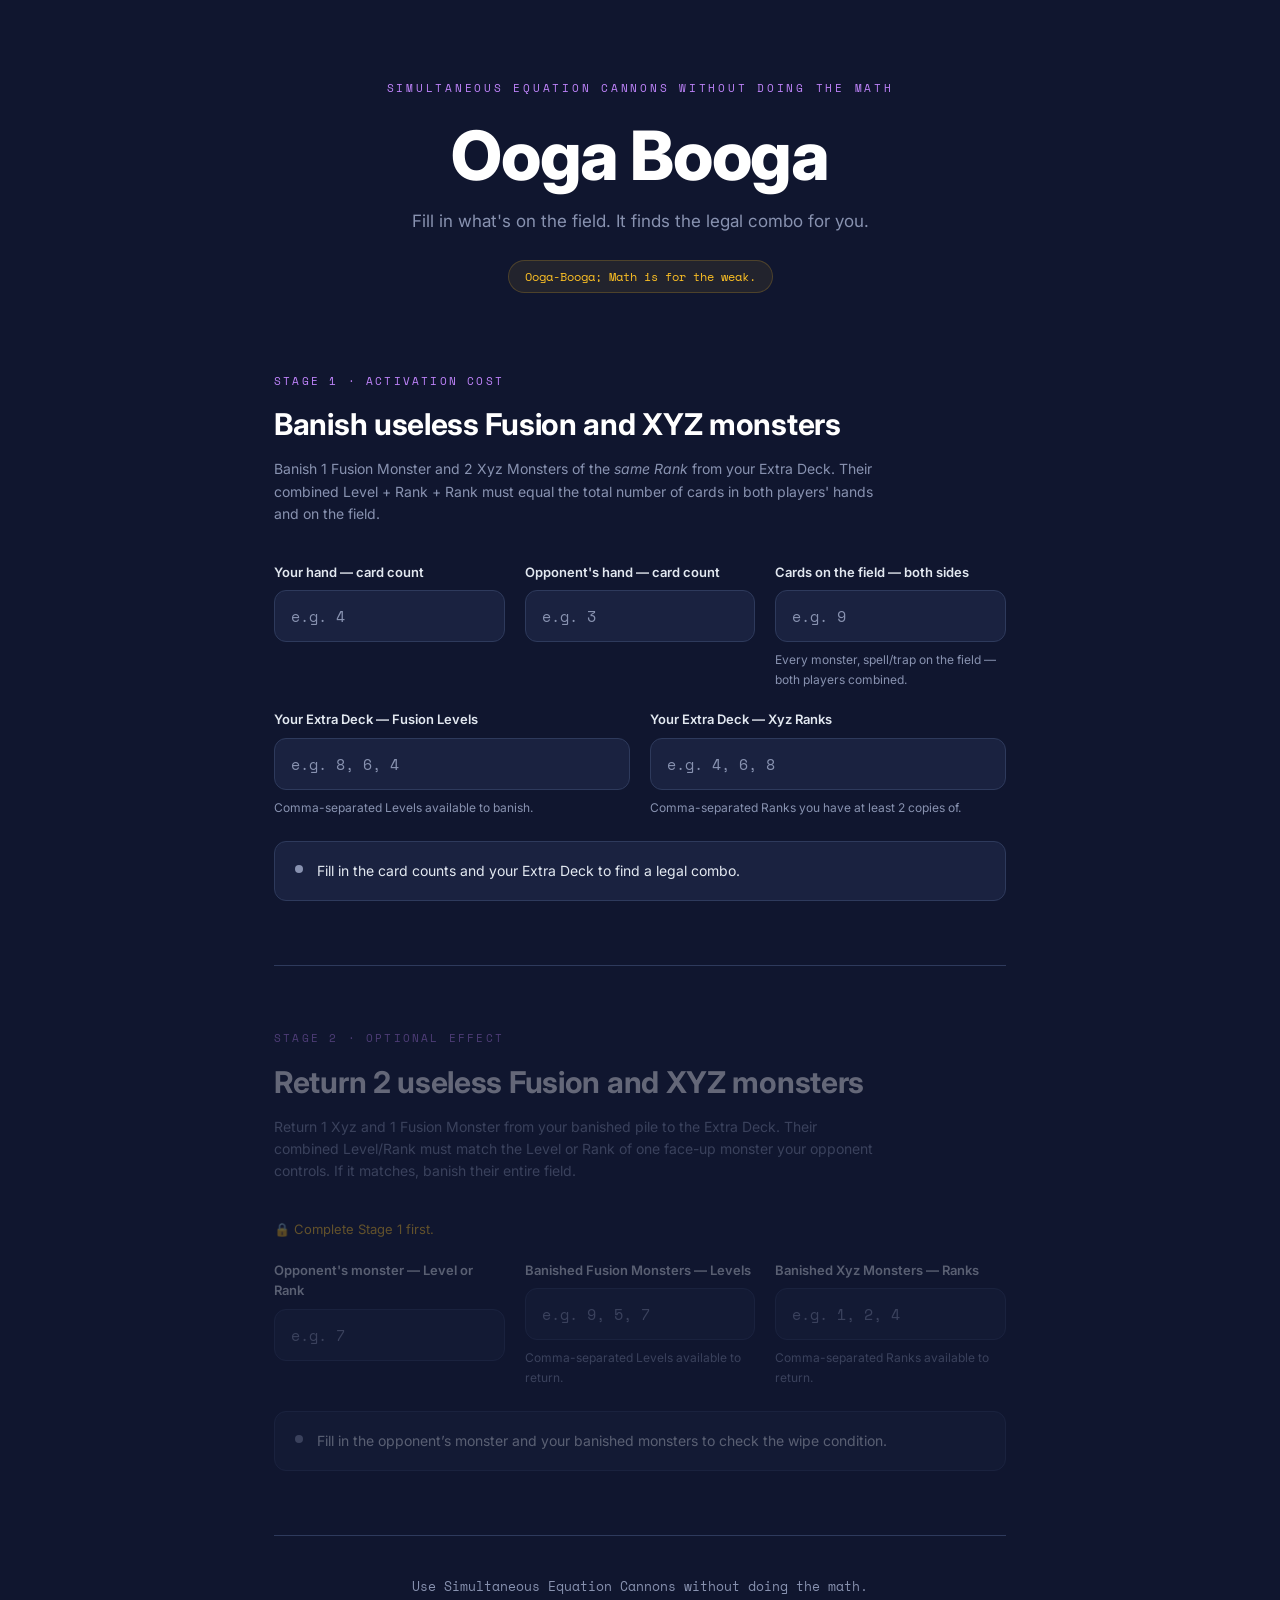
<file: index.html>
<!DOCTYPE html>
<html lang="en">
<head>
  <meta charset="UTF-8">
  <meta name="viewport" content="width=device-width, initial-scale=1.0">
  <title>Ooga Booga — Simultaneous Equation Cannons</title>
  <link rel="stylesheet" href="styles.css">
</head>
<body>
<div class="wrap">

  <!-- HERO -->
  <header class="hero">
    <div class="eyebrow">Simultaneous Equation Cannons without doing the math</div>
    <h1 class="title">Ooga Booga</h1>
    <p class="subtitle">Fill in what's on the field. It finds the legal combo for you.</p>
    <div class="card-badge">Ooga-Booga; Math is for the weak.</div>
  </header>

  <!-- STAGE 1 -->
  <section class="stage" id="stage1Section">
    <div class="stage-label">Stage 1 · Activation Cost</div>
    <h2>Banish useless Fusion and XYZ monsters</h2>
    <p class="desc">Banish 1 Fusion Monster and 2 Xyz Monsters of the <em>same Rank</em> from your Extra Deck. Their combined Level + Rank + Rank must equal the total number of cards in both players' hands and on the field.</p>

    <div class="field-group">
      <div class="field">
        <label for="yourHand">Your hand — card count</label>
        <input type="number" id="yourHand" min="0" placeholder="e.g. 4">
      </div>
      <div class="field">
        <label for="oppHand">Opponent's hand — card count</label>
        <input type="number" id="oppHand" min="0" placeholder="e.g. 3">
      </div>
      <div class="field">
        <label for="fieldCards">Cards on the field — both sides</label>
        <input type="number" id="fieldCards" min="0" placeholder="e.g. 9">
        <span class="hint">Every monster, spell/trap on the field — both players combined.</span>
      </div>
    </div>

    <div class="field-group">
      <div class="field">
        <label for="yourFusions">Your Extra Deck — Fusion Levels</label>
        <input type="text" id="yourFusions" placeholder="e.g. 8, 6, 4">
        <span class="hint">Comma-separated Levels available to banish.</span>
      </div>
      <div class="field">
        <label for="yourXyz">Your Extra Deck — Xyz Ranks</label>
        <input type="text" id="yourXyz" placeholder="e.g. 4, 6, 8">
        <span class="hint">Comma-separated Ranks you have at least 2 copies of.</span>
      </div>
    </div>

    <div class="result" id="stage1Result">
      <div class="dot"></div>
      <div>Fill in the card counts and your Extra Deck to find a legal combo.</div>
    </div>
  </section>

  <div class="divider"></div>

  <!-- STAGE 2 -->
  <section class="stage stage-locked" id="stage2Section">
    <div class="stage-label">Stage 2 · Optional Effect</div>
    <h2>Return 2 useless Fusion and XYZ monsters</h2>
    <p class="desc">Return 1 Xyz and 1 Fusion Monster from your banished pile to the Extra Deck. Their combined Level/Rank must match the Level or Rank of one face-up monster your opponent controls. If it matches, banish their entire field.</p>

    <div class="unlock-note" id="unlockNote">🔒 Complete Stage 1 first.</div>

    <div class="field-group">
      <div class="field">
        <label for="oppMonster">Opponent's monster — Level or Rank</label>
        <input type="number" id="oppMonster" min="1" max="13" placeholder="e.g. 7">
      </div>
      <div class="field">
        <label for="bankedFusions">Banished Fusion Monsters — Levels</label>
        <input type="text" id="bankedFusions" placeholder="e.g. 9, 5, 7">
        <span class="hint">Comma-separated Levels available to return.</span>
      </div>
      <div class="field">
        <label for="bankedXyz">Banished Xyz Monsters — Ranks</label>
        <input type="text" id="bankedXyz" placeholder="e.g. 1, 2, 4">
        <span class="hint">Comma-separated Ranks available to return.</span>
      </div>
    </div>

    <div class="result" id="stage2Result">
      <div class="dot"></div>
      <div>Fill in the opponent's monster and your banished monsters to check the wipe condition.</div>
    </div>
  </section>

  <footer>Use Simultaneous Equation Cannons without doing the math.</footer>

</div>
<script src="script.js"></script>
</body>
</html>
</file>
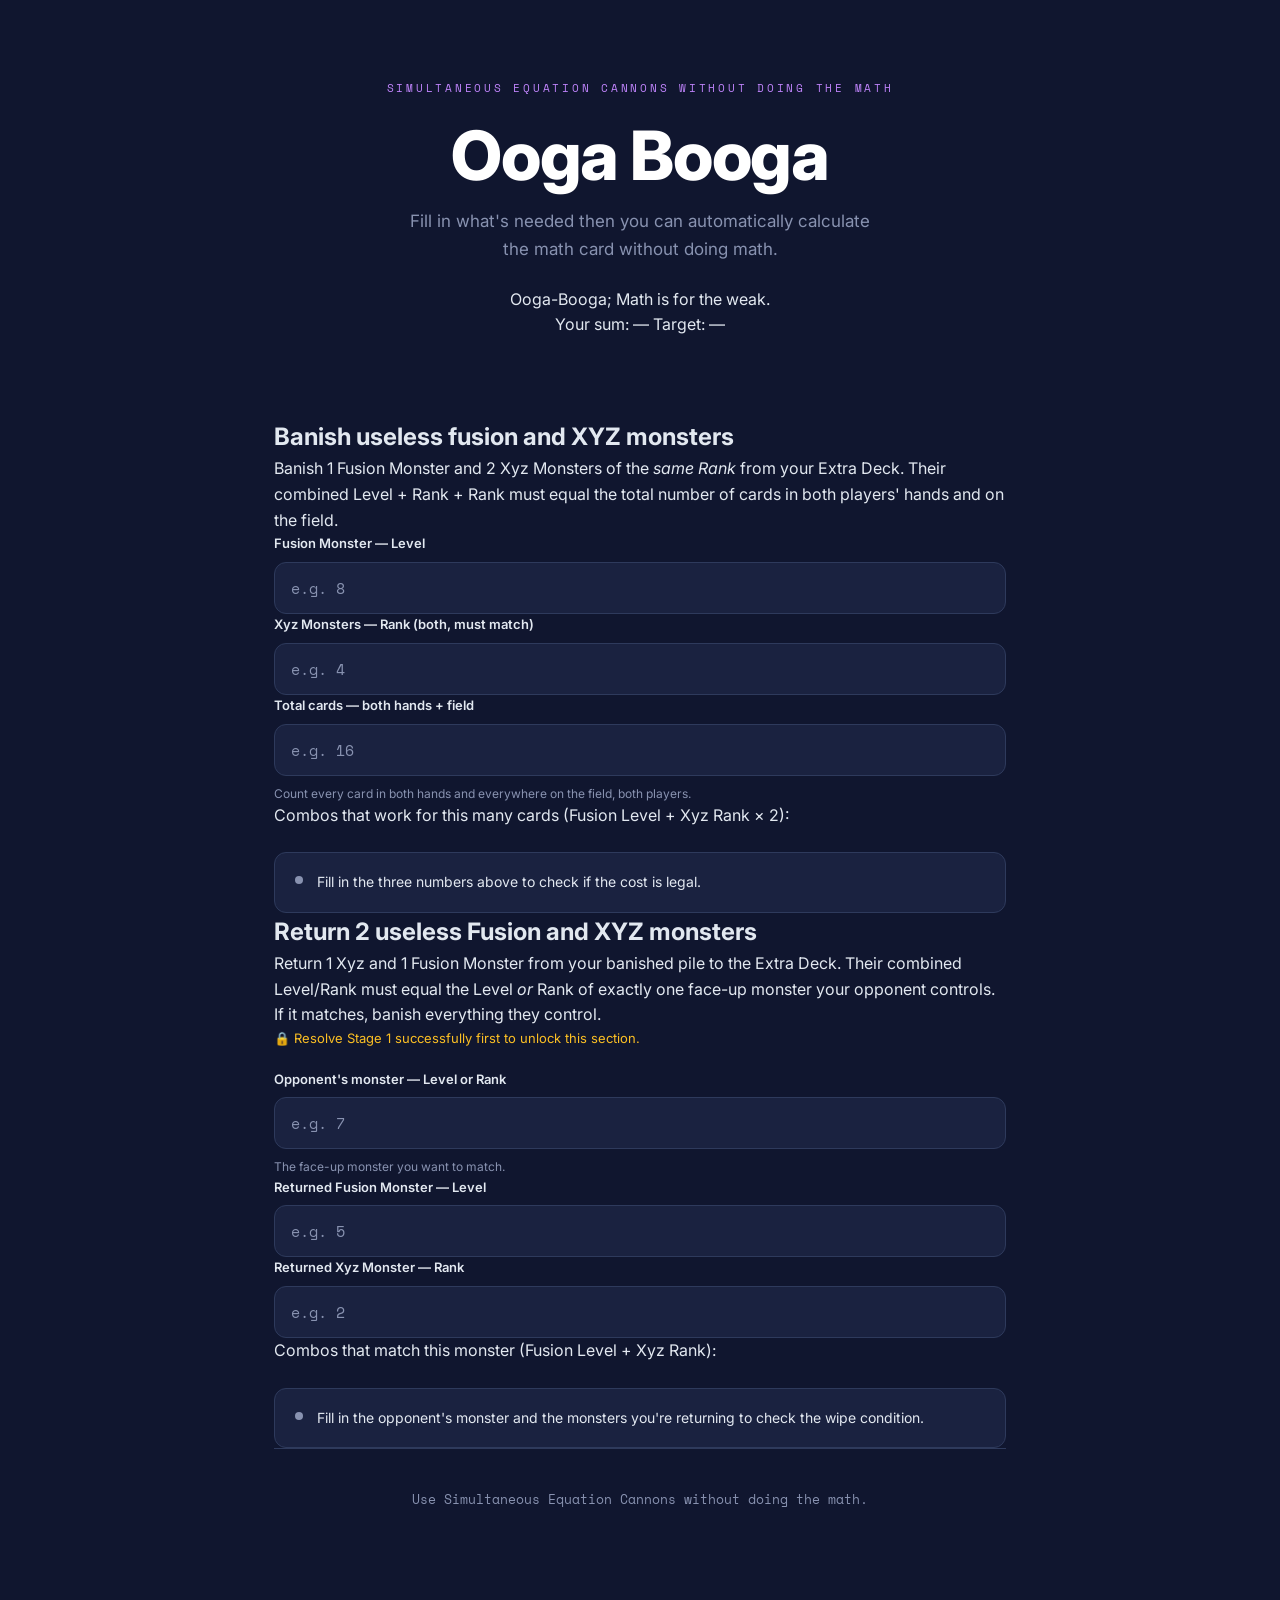
<file: ooga-booga.html>
<!DOCTYPE html>
<html lang="en">
<head>
<meta charset="UTF-8">
<meta name="viewport" content="width=device-width, initial-scale=1.0">
<title>Ooga Booga — Simultaneous Equation Cannons</title>
<link rel="stylesheet" href="styles.css">
</head>
<body>
<div class="wrap">

  <div class="hero">
    <div class="eyebrow">Simultaneous Equation Cannons without doing the math</div>
    <h1 class="title">Ooga Booga</h1>
    <p class="subtitle">Fill in what's needed then you can automatically calculate the math card without doing math.</p>
    <div class="card-name"> Ooga-Booga; Math is for the weak. </div>

    <div class="scale-wrap">
      <div class="scale-track">
        <div class="scale-fill" id="scaleFill"></div>
        <div class="scale-marker" id="scaleMarker"></div>
      </div>
      <div class="scale-labels">
        <span id="scaleLeftLabel">Your sum: —</span>
        <span id="scaleRightLabel">Target: —</span>
      </div>
    </div>
  </div>

  <!-- STAGE 1: COST -->
  <div class="panel" data-stage="Stage 1 · Activation Cost">
    <h2>Banish useless fusion and XYZ monsters</h2>
    <p class="desc">Banish 1 Fusion Monster and 2 Xyz Monsters of the <em>same Rank</em> from your Extra Deck. Their combined Level + Rank + Rank must equal the total number of cards in both players' hands and on the field.</p>

    <div class="field-row">
      <div class="field">
        <label for="fusionLevel">Fusion Monster — Level</label>
        <input type="number" id="fusionLevel" min="1" max="12" placeholder="e.g. 8">
      </div>
      <div class="field">
        <label for="xyzRank">Xyz Monsters — Rank (both, must match)</label>
        <input type="number" id="xyzRank" min="1" max="13" placeholder="e.g. 4">
      </div>
      <div class="field">
        <label for="totalCards">Total cards — both hands + field</label>
        <input type="number" id="totalCards" min="0" placeholder="e.g. 16">
        <span class="hint">Count every card in both hands and everywhere on the field, both players.</span>
      </div>
    </div>

    <div class="suggestions" id="suggestions">
      <div class="sugg-label">Combos that work for this many cards (Fusion Level + Xyz Rank × 2):</div>
      <div class="sugg-chips" id="suggChips"></div>
    </div>

    <div class="result" id="stage1Result">
      <div class="dot"></div>
      <div>Fill in the three numbers above to check if the cost is legal.</div>
    </div>
  </div>

  <!-- STAGE 2: EFFECT -->
  <div class="panel" id="stage2Panel" data-stage="Stage 2 · Optional Effect">
    <h2>Return 2 useless Fusion and XYZ monsters</h2>
    <p class="desc">Return 1 Xyz and 1 Fusion Monster from your banished pile to the Extra Deck. Their combined Level/Rank must equal the Level <em>or</em> Rank of exactly one face-up monster your opponent controls. If it matches, banish everything they control.</p>

    <div class="unlock-note" id="unlockNote">🔒 Resolve Stage 1 successfully first to unlock this section.</div>

    <div class="field-row">
      <div class="field">
        <label for="oppMonster">Opponent's monster — Level or Rank</label>
        <input type="number" id="oppMonster" min="1" max="13" placeholder="e.g. 7">
        <span class="hint">The face-up monster you want to match.</span>
      </div>
      <div class="field">
        <label for="returnFusionLevel">Returned Fusion Monster — Level</label>
        <input type="number" id="returnFusionLevel" min="1" max="12" placeholder="e.g. 5">
      </div>
      <div class="field">
        <label for="returnXyzRank">Returned Xyz Monster — Rank</label>
        <input type="number" id="returnXyzRank" min="1" max="13" placeholder="e.g. 2">
      </div>
    </div>

    <div class="suggestions" id="suggestions2">
      <div class="sugg-label">Combos that match this monster (Fusion Level + Xyz Rank):</div>
      <div class="sugg-chips" id="suggChips2"></div>
    </div>

    <div class="result" id="stage2Result">
      <div class="dot"></div>
      <div>Fill in the opponent's monster and the monsters you're returning to check the wipe condition.</div>
    </div>
  </div>

  <footer>Use Simultaneous Equation Cannons without doing the math.</footer>
</div>

<script src="script.js"></script>
</body>
</html>
</file>
<file: styles.css>
@import url('https://fonts.googleapis.com/css2?family=Inter:wght@400;500;600;700;800&family=Space+Mono:wght@400;700&display=swap');

*, *::before, *::after { box-sizing: border-box; margin: 0; padding: 0; }

:root {
  --navy:    #10162f;
  --navy-2:  #1a2240;
  --navy-3:  #232e52;
  --border:  #2e3a5c;
  --violet:  #9b59d0;
  --violet-lt: #c084fc;
  --gold:    #fbbf24;
  --good:    #34d399;
  --bad:     #f87171;
  --white:   #ffffff;
  --ink:     #e2e8f0;
  --muted:   #8892b0;
  --radius:  12px;
}

html, body {
  background: var(--navy);
  color: var(--ink);
  font-family: 'Inter', sans-serif;
  min-height: 100vh;
  line-height: 1.6;
}

/* ---------- layout ---------- */
.wrap {
  max-width: 780px;
  margin: 0 auto;
  padding: 80px 24px 100px;
}

/* ---------- hero ---------- */
.hero {
  text-align: center;
  margin-bottom: 80px;
}
.eyebrow {
  font-family: 'Space Mono', monospace;
  font-size: 11px;
  letter-spacing: 0.25em;
  text-transform: uppercase;
  color: var(--violet-lt);
  margin-bottom: 20px;
}
h1.title {
  font-size: clamp(42px, 7vw, 68px);
  font-weight: 800;
  color: var(--white);
  letter-spacing: -0.02em;
  line-height: 1.1;
  margin-bottom: 16px;
}
.subtitle {
  font-size: 17px;
  color: var(--muted);
  max-width: 480px;
  margin: 0 auto 24px;
}
.card-badge {
  display: inline-block;
  font-family: 'Space Mono', monospace;
  font-size: 12px;
  color: var(--gold);
  background: rgba(251,191,36,0.08);
  border: 1px solid rgba(251,191,36,0.2);
  padding: 6px 16px;
  border-radius: 999px;
}

/* ---------- stage sections ---------- */
.stage {
  margin-bottom: 64px;
}
.stage-label {
  font-family: 'Space Mono', monospace;
  font-size: 11px;
  letter-spacing: 0.2em;
  text-transform: uppercase;
  color: var(--violet-lt);
  margin-bottom: 10px;
}
.stage h2 {
  font-size: clamp(22px, 3vw, 30px);
  font-weight: 700;
  color: var(--white);
  letter-spacing: -0.01em;
  margin-bottom: 10px;
}
.stage .desc {
  font-size: 14px;
  color: var(--muted);
  max-width: 600px;
  margin-bottom: 36px;
}

/* ---------- divider ---------- */
.divider {
  height: 1px;
  background: var(--border);
  margin-bottom: 64px;
}

/* ---------- field groups ---------- */
.field-group {
  display: grid;
  grid-template-columns: repeat(auto-fit, minmax(180px, 1fr));
  gap: 20px;
  margin-bottom: 20px;
}
.field {
  display: flex;
  flex-direction: column;
  gap: 8px;
}
.field label {
  font-size: 13px;
  font-weight: 600;
  color: var(--ink);
}
.field input {
  background: var(--navy-2);
  border: 1px solid var(--border);
  border-radius: var(--radius);
  color: var(--white);
  font-family: 'Space Mono', monospace;
  font-size: 15px;
  padding: 14px 16px;
  width: 100%;
  transition: border-color .15s;
  -moz-appearance: textfield;
  appearance: textfield;
}
.field input::-webkit-inner-spin-button,
.field input::-webkit-outer-spin-button { -webkit-appearance: none; }
.field input::placeholder { color: var(--muted); }
.field input:focus {
  outline: none;
  border-color: var(--violet);
}
.field .hint {
  font-size: 12px;
  color: var(--muted);
}

/* ---------- result box ---------- */
.result {
  margin-top: 24px;
  border-radius: var(--radius);
  padding: 18px 20px;
  font-size: 14px;
  line-height: 1.6;
  background: var(--navy-2);
  border: 1px solid var(--border);
  display: flex;
  gap: 14px;
  align-items: flex-start;
  transition: border-color .2s, background .2s;
}
.result .dot {
  width: 8px; height: 8px;
  border-radius: 50%;
  background: var(--muted);
  flex-shrink: 0;
  margin-top: 5px;
}
.result.ok {
  border-color: rgba(52,211,153,0.3);
  background: rgba(52,211,153,0.05);
}
.result.ok .dot {
  background: var(--good);
}
.result.fail {
  border-color: rgba(248,113,113,0.3);
  background: rgba(248,113,113,0.05);
}
.result.fail .dot {
  background: var(--bad);
}
.result strong { color: var(--white); }
.result .math {
  display: block;
  margin-top: 6px;
  font-family: 'Space Mono', monospace;
  font-size: 12px;
  color: var(--muted);
}

/* ---------- locked state ---------- */
.stage-locked {
  opacity: 0.35;
  pointer-events: none;
}
.unlock-note {
  font-size: 13px;
  color: var(--gold);
  margin-bottom: 20px;
  display: flex;
  align-items: center;
  gap: 8px;
}

/* ---------- footer ---------- */
footer {
  text-align: center;
  font-size: 13px;
  color: var(--muted);
  font-family: 'Space Mono', monospace;
  padding-top: 40px;
  border-top: 1px solid var(--border);
}

@media (max-width: 480px) {
  .field-group { grid-template-columns: 1fr; }
}
</file>
